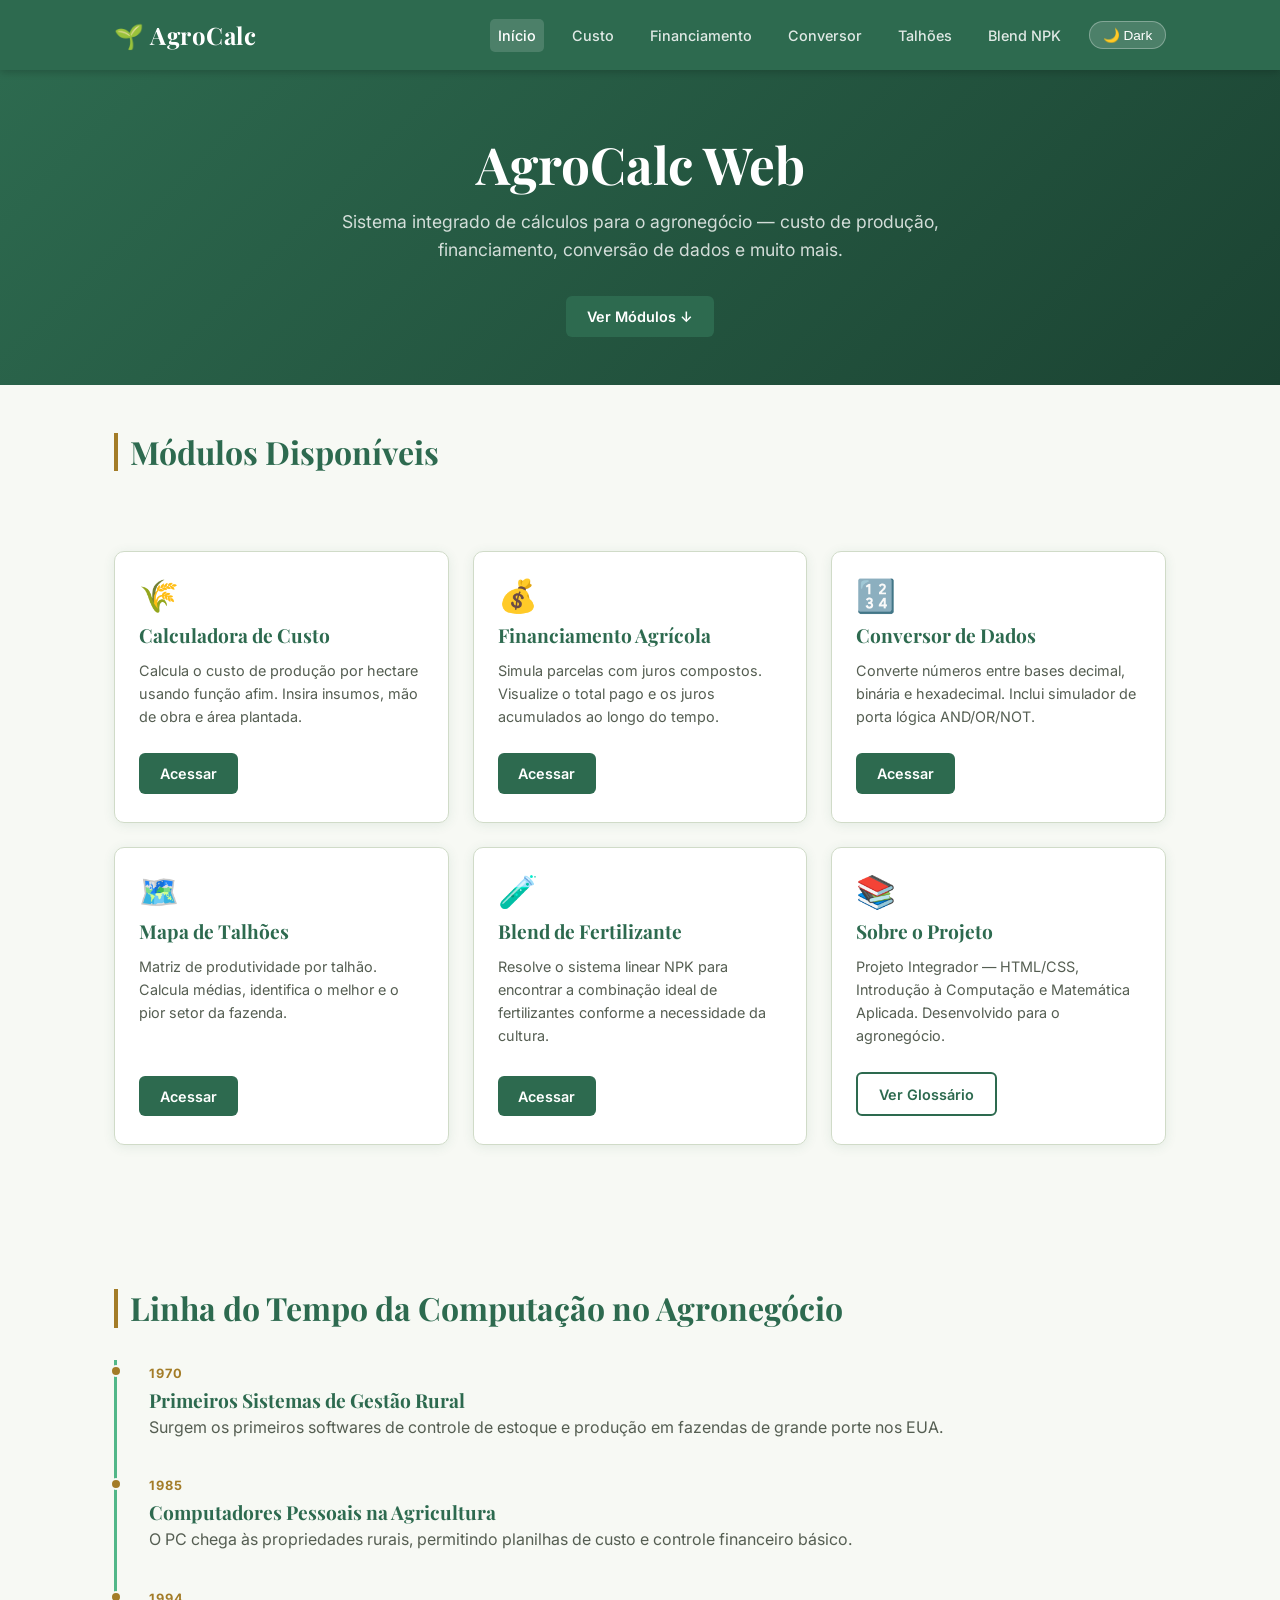
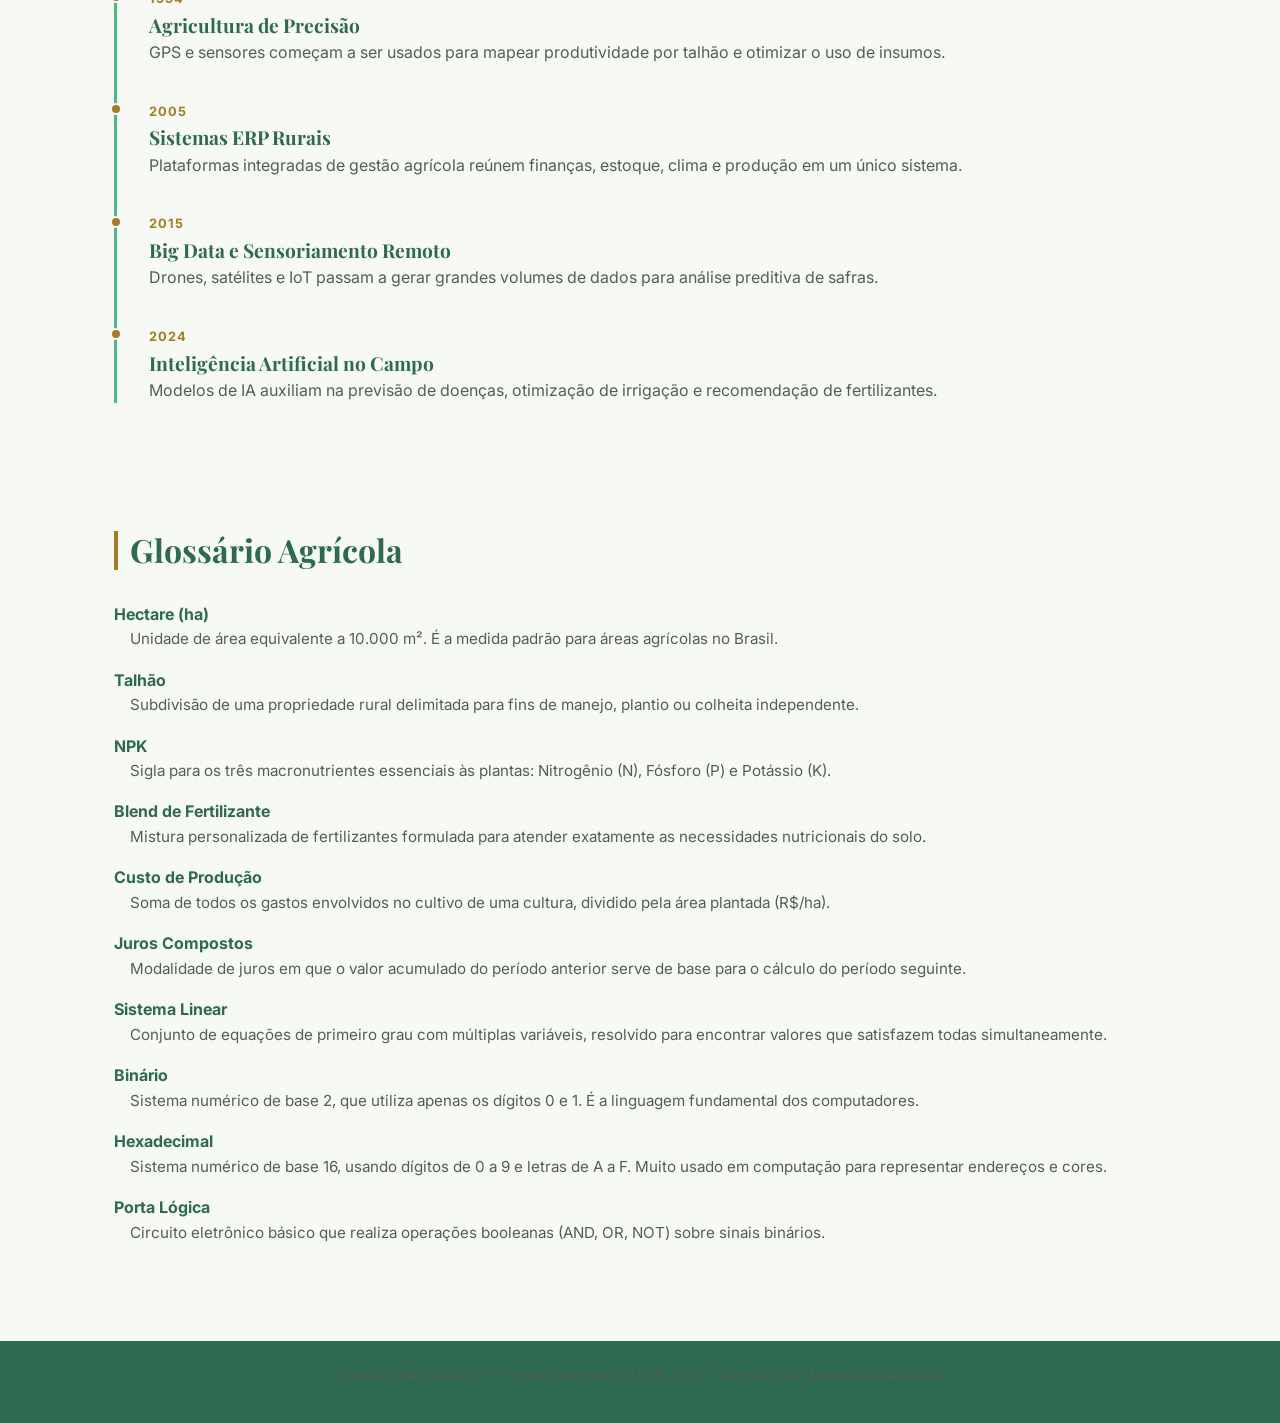
<file: index.html>
<!DOCTYPE html>
<html lang="pt-BR">
<head>
  <meta charset="UTF-8" />
  <meta name="viewport" content="width=device-width, initial-scale=1.0" />
  <title>AgroCalc Web — Painel Principal</title>

  <!-- Google Fonts: Playfair Display (títulos) + Inter (corpo) -->
  <link rel="preconnect" href="https://fonts.googleapis.com" />
  <link rel="preconnect" href="https://fonts.gstatic.com" crossorigin />
  <link href="https://fonts.googleapis.com/css2?family=Inter:wght@400;500;600&family=Playfair+Display:wght@700&display=swap" rel="stylesheet" />
  <script src="script/index.js"></script>
  <link rel="stylesheet" href="style.css" />
</head>
<body>

  <!-- ========== NAVBAR ========== -->
  <header class="navbar">
    <div class="container">
      <span class="logo">🌱 AgroCalc</span>
      <nav>
        <a href="index.html" class="ativo">Início</a>
        <a href="custo.html">Custo</a>
        <a href="financiamento.html">Financiamento</a>
        <a href="conversor.html">Conversor</a>
        <a href="talhoes.html">Talhões</a>
        <a href="blend.html">Blend NPK</a>
        <!-- Botão que ativa/desativa dark mode -->
        <button id="btn-dark" onclick="alternarDark()">🌙 Dark</button>
      </nav>
    </div>
  </header>

  <!-- ========== HERO ========== -->
  <section class="hero">
    <div class="container anima">
      <h1>AgroCalc Web</h1>
      <p>Sistema integrado de cálculos para o agronegócio — custo de produção, financiamento, conversão de dados e muito mais.</p>
      <a href="#modulos" class="btn btn-primario">Ver Módulos ↓</a>
    </div>
  </section>

  <!-- ========== GRID DE MÓDULOS ========== -->
  <main class="container" id="modulos">
    <section class="secao">
      <h2 class="secao-titulo">Módulos Disponíveis</h2>

      <div class="grid-modulos">

        <!-- Módulo 1: Custo de Produção -->
        <div class="card-modulo anima">
          <span class="icone">🌾</span>
          <h3>Calculadora de Custo</h3>
          <p>Calcula o custo de produção por hectare usando função afim. Insira insumos, mão de obra e área plantada.</p>
          <a href="custo.html" class="btn btn-primario">Acessar</a>
        </div>

        <!-- Módulo 2: Financiamento Agrícola -->
        <div class="card-modulo anima">
          <span class="icone">💰</span>
          <h3>Financiamento Agrícola</h3>
          <p>Simula parcelas com juros compostos. Visualize o total pago e os juros acumulados ao longo do tempo.</p>
          <a href="financiamento.html" class="btn btn-primario">Acessar</a>
        </div>

        <!-- Módulo 3: Conversor de Dados -->
        <div class="card-modulo anima">
          <span class="icone">🔢</span>
          <h3>Conversor de Dados</h3>
          <p>Converte números entre bases decimal, binária e hexadecimal. Inclui simulador de porta lógica AND/OR/NOT.</p>
          <a href="conversor.html" class="btn btn-primario">Acessar</a>
        </div>

        <!-- Módulo 4: Mapa de Talhões -->
        <div class="card-modulo anima">
          <span class="icone">🗺️</span>
          <h3>Mapa de Talhões</h3>
          <p>Matriz de produtividade por talhão. Calcula médias, identifica o melhor e o pior setor da fazenda.</p>
          <a href="talhoes.html" class="btn btn-primario">Acessar</a>
        </div>

        <!-- Módulo 5: Blend de Fertilizante -->
        <div class="card-modulo anima">
          <span class="icone">🧪</span>
          <h3>Blend de Fertilizante</h3>
          <p>Resolve o sistema linear NPK para encontrar a combinação ideal de fertilizantes conforme a necessidade da cultura.</p>
          <a href="blend.html" class="btn btn-primario">Acessar</a>
        </div>

        <!-- Card informativo sobre o projeto -->
        <div class="card-modulo anima">
          <span class="icone">📚</span>
          <h3>Sobre o Projeto</h3>
          <p>Projeto Integrador — HTML/CSS, Introdução à Computação e Matemática Aplicada. Desenvolvido para o agronegócio.</p>
          <a href="#glossario" class="btn btn-secundario">Ver Glossário</a>
        </div>

      </div>
    </section>

    <!-- ========== LINHA DO TEMPO ========== -->
    <section class="secao" id="timeline">
      <h2 class="secao-titulo">Linha do Tempo da Computação no Agronegócio</h2>

      <div class="timeline">

        <div class="timeline-item">
          <span class="ano">1970</span>
          <h3>Primeiros Sistemas de Gestão Rural</h3>
          <p>Surgem os primeiros softwares de controle de estoque e produção em fazendas de grande porte nos EUA.</p>
        </div>

        <div class="timeline-item">
          <span class="ano">1985</span>
          <h3>Computadores Pessoais na Agricultura</h3>
          <p>O PC chega às propriedades rurais, permitindo planilhas de custo e controle financeiro básico.</p>
        </div>

        <div class="timeline-item">
          <span class="ano">1994</span>
          <h3>Agricultura de Precisão</h3>
          <p>GPS e sensores começam a ser usados para mapear produtividade por talhão e otimizar o uso de insumos.</p>
        </div>

        <div class="timeline-item">
          <span class="ano">2005</span>
          <h3>Sistemas ERP Rurais</h3>
          <p>Plataformas integradas de gestão agrícola reúnem finanças, estoque, clima e produção em um único sistema.</p>
        </div>

        <div class="timeline-item">
          <span class="ano">2015</span>
          <h3>Big Data e Sensoriamento Remoto</h3>
          <p>Drones, satélites e IoT passam a gerar grandes volumes de dados para análise preditiva de safras.</p>
        </div>

        <div class="timeline-item">
          <span class="ano">2024</span>
          <h3>Inteligência Artificial no Campo</h3>
          <p>Modelos de IA auxiliam na previsão de doenças, otimização de irrigação e recomendação de fertilizantes.</p>
        </div>

      </div>
    </section>

    <!-- ========== GLOSSÁRIO ========== -->
    <section class="secao" id="glossario">
      <h2 class="secao-titulo">Glossário Agrícola</h2>

      <dl class="glossario">
        <dt>Hectare (ha)</dt>
        <dd>Unidade de área equivalente a 10.000 m². É a medida padrão para áreas agrícolas no Brasil.</dd>

        <dt>Talhão</dt>
        <dd>Subdivisão de uma propriedade rural delimitada para fins de manejo, plantio ou colheita independente.</dd>

        <dt>NPK</dt>
        <dd>Sigla para os três macronutrientes essenciais às plantas: Nitrogênio (N), Fósforo (P) e Potássio (K).</dd>

        <dt>Blend de Fertilizante</dt>
        <dd>Mistura personalizada de fertilizantes formulada para atender exatamente as necessidades nutricionais do solo.</dd>

        <dt>Custo de Produção</dt>
        <dd>Soma de todos os gastos envolvidos no cultivo de uma cultura, dividido pela área plantada (R$/ha).</dd>

        <dt>Juros Compostos</dt>
        <dd>Modalidade de juros em que o valor acumulado do período anterior serve de base para o cálculo do período seguinte.</dd>

        <dt>Sistema Linear</dt>
        <dd>Conjunto de equações de primeiro grau com múltiplas variáveis, resolvido para encontrar valores que satisfazem todas simultaneamente.</dd>

        <dt>Binário</dt>
        <dd>Sistema numérico de base 2, que utiliza apenas os dígitos 0 e 1. É a linguagem fundamental dos computadores.</dd>

        <dt>Hexadecimal</dt>
        <dd>Sistema numérico de base 16, usando dígitos de 0 a 9 e letras de A a F. Muito usado em computação para representar endereços e cores.</dd>

        <dt>Porta Lógica</dt>
        <dd>Circuito eletrônico básico que realiza operações booleanas (AND, OR, NOT) sobre sinais binários.</dd>
      </dl>
    </section>
  </main>

  <!-- ========== FOOTER ========== -->
  <footer>
    <div class="container">
      <p>AgroCalc Web &copy; 2026 — Projeto Integrador | HTML/CSS · Computação · Matemática Aplicada</p>
    </div>
  </footer>

  </body>
</html>
</file>
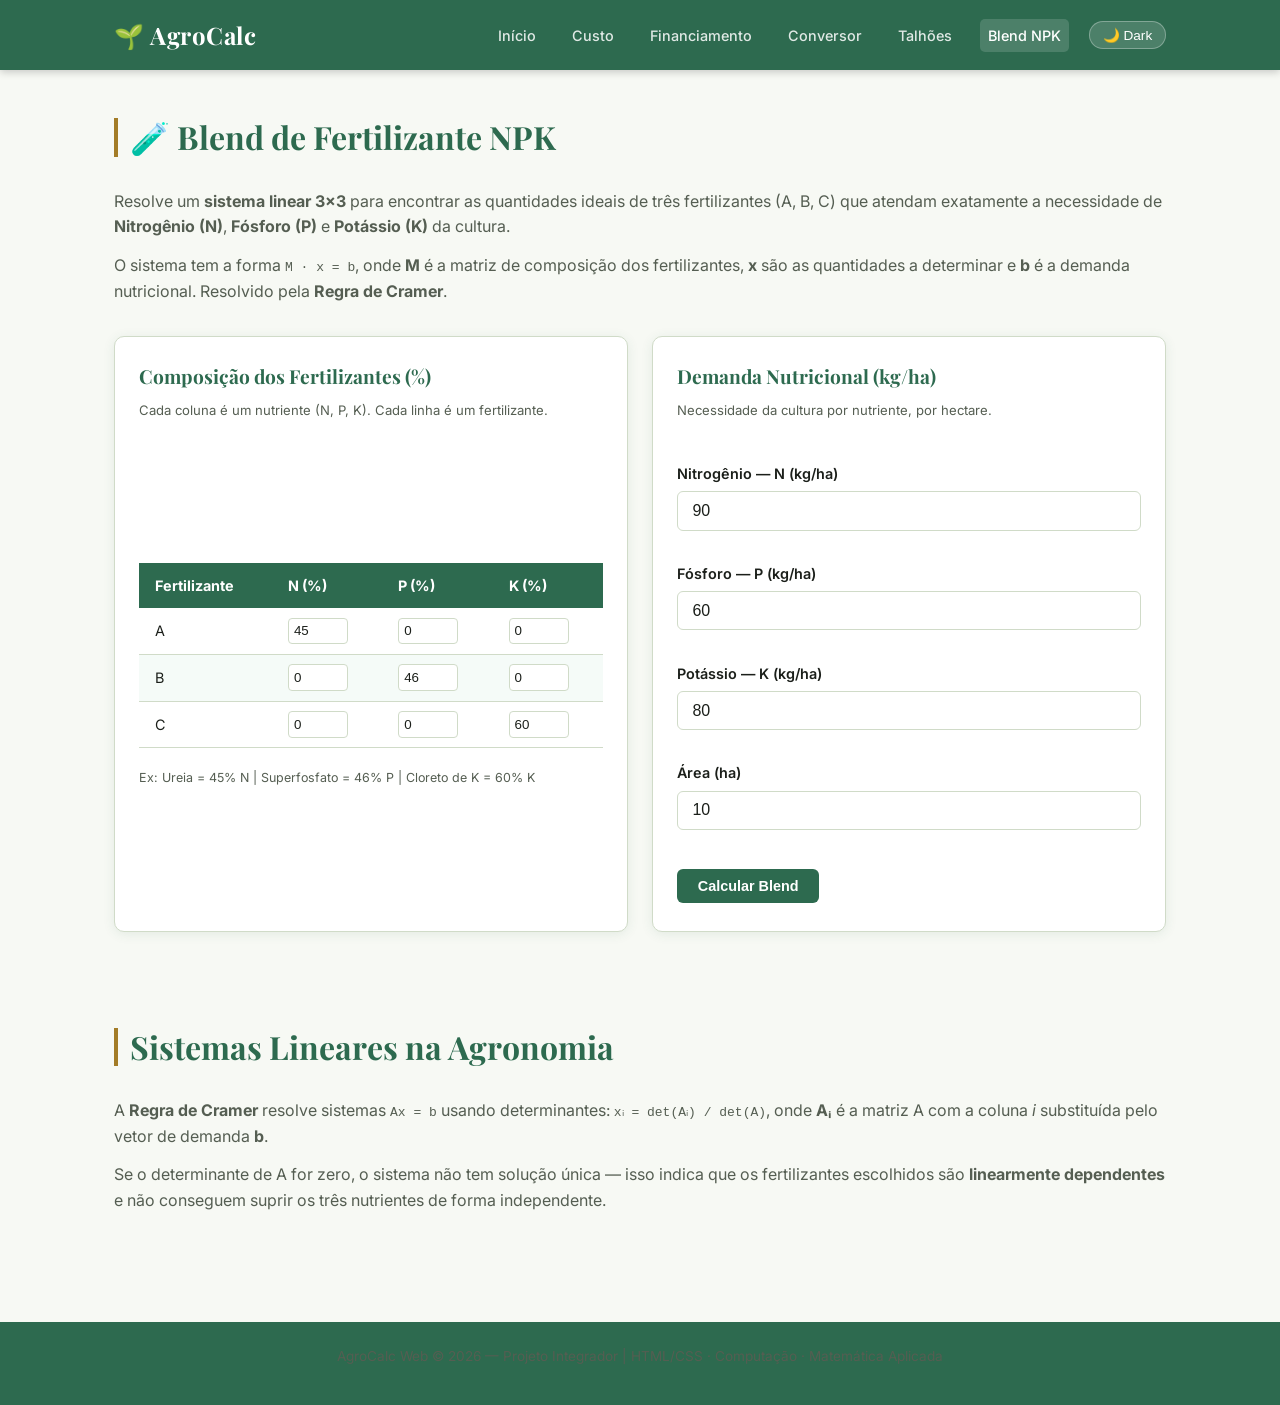
<file: blend.html>
<!DOCTYPE html>
<html lang="pt-BR">
<head>
  <meta charset="UTF-8" />
  <meta name="viewport" content="width=device-width, initial-scale=1.0" />
  <title>AgroCalc — Blend de Fertilizante NPK</title>
  <link rel="preconnect" href="https://fonts.googleapis.com" />
  <link rel="preconnect" href="https://fonts.gstatic.com" crossorigin />
  <link href="https://fonts.googleapis.com/css2?family=Inter:wght@400;500;600&family=Playfair+Display:wght@700&display=swap" rel="stylesheet" />
  <link rel="stylesheet" href="style.css" />
  <script src="script/blend.js"></script>
</head>
<body>

  <!-- ========== NAVBAR ========== -->
  <header class="navbar">
    <div class="container">
      <a href="index.html" class="logo">🌱 AgroCalc</a>
      <nav>
        <a href="index.html">Início</a>
        <a href="custo.html">Custo</a>
        <a href="financiamento.html">Financiamento</a>
        <a href="conversor.html">Conversor</a>
        <a href="talhoes.html">Talhões</a>
        <a href="blend.html" class="ativo">Blend NPK</a>
        <button id="btn-dark" onclick="alternarDark()">🌙 Dark</button>
      </nav>
    </div>
  </header>

  <main class="container">
    <section class="secao">
      <h2 class="secao-titulo">🧪 Blend de Fertilizante NPK</h2>
      <p>
        Resolve um <strong>sistema linear 3×3</strong> para encontrar as quantidades ideais de três
        fertilizantes (A, B, C) que atendam exatamente a necessidade de
        <strong>Nitrogênio (N)</strong>, <strong>Fósforo (P)</strong> e <strong>Potássio (K)</strong> da cultura.
      </p>
      <p>
        O sistema tem a forma <code>M · x = b</code>, onde <strong>M</strong> é a matriz de composição
        dos fertilizantes, <strong>x</strong> são as quantidades a determinar e <strong>b</strong> é a
        demanda nutricional. Resolvido pela <strong>Regra de Cramer</strong>.
      </p>

      <!-- ===== FORMULÁRIO ===== -->
      <div style="display:flex; gap:1.5rem; flex-wrap:wrap; margin-top:2rem;">

        <!-- Composição dos fertilizantes (matriz M) -->
        <div class="card-modulo" style="flex:1; min-width:280px;">
          <h3>Composição dos Fertilizantes (%)</h3>
          <p style="font-size:0.82rem;">Cada coluna é um nutriente (N, P, K). Cada linha é um fertilizante.</p>

          <div class="tabela-wrap" style="margin-top:1rem;">
            <table>
              <thead>
                <tr><th>Fertilizante</th><th>N (%)</th><th>P (%)</th><th>K (%)</th></tr>
              </thead>
              <tbody>
                <tr>
                  <td>A</td>
                  <td><input type="number" id="a11" value="45" min="0" max="100" step="0.1" class="celula-input" style="width:60px; padding:0.3rem; border:1px solid var(--borda); border-radius:4px; background:var(--fundo-card); color:var(--texto);" /></td>
                  <td><input type="number" id="a12" value="0"  min="0" max="100" step="0.1" class="celula-input" style="width:60px; padding:0.3rem; border:1px solid var(--borda); border-radius:4px; background:var(--fundo-card); color:var(--texto);" /></td>
                  <td><input type="number" id="a13" value="0"  min="0" max="100" step="0.1" class="celula-input" style="width:60px; padding:0.3rem; border:1px solid var(--borda); border-radius:4px; background:var(--fundo-card); color:var(--texto);" /></td>
                </tr>
                <tr>
                  <td>B</td>
                  <td><input type="number" id="a21" value="0"  min="0" max="100" step="0.1" class="celula-input" style="width:60px; padding:0.3rem; border:1px solid var(--borda); border-radius:4px; background:var(--fundo-card); color:var(--texto);" /></td>
                  <td><input type="number" id="a22" value="46" min="0" max="100" step="0.1" class="celula-input" style="width:60px; padding:0.3rem; border:1px solid var(--borda); border-radius:4px; background:var(--fundo-card); color:var(--texto);" /></td>
                  <td><input type="number" id="a23" value="0"  min="0" max="100" step="0.1" class="celula-input" style="width:60px; padding:0.3rem; border:1px solid var(--borda); border-radius:4px; background:var(--fundo-card); color:var(--texto);" /></td>
                </tr>
                <tr>
                  <td>C</td>
                  <td><input type="number" id="a31" value="0"  min="0" max="100" step="0.1" class="celula-input" style="width:60px; padding:0.3rem; border:1px solid var(--borda); border-radius:4px; background:var(--fundo-card); color:var(--texto);" /></td>
                  <td><input type="number" id="a32" value="0"  min="0" max="100" step="0.1" class="celula-input" style="width:60px; padding:0.3rem; border:1px solid var(--borda); border-radius:4px; background:var(--fundo-card); color:var(--texto);" /></td>
                  <td><input type="number" id="a33" value="60" min="0" max="100" step="0.1" class="celula-input" style="width:60px; padding:0.3rem; border:1px solid var(--borda); border-radius:4px; background:var(--fundo-card); color:var(--texto);" /></td>
                </tr>
              </tbody>
            </table>
          </div>
          <p style="font-size:0.78rem; margin-top:0.5rem;">
            Ex: Ureia = 45% N | Superfosfato = 46% P | Cloreto de K = 60% K
          </p>
        </div>

        <!-- Demanda nutricional (vetor b) -->
        <div class="card-modulo" style="flex:1; min-width:220px;">
          <h3>Demanda Nutricional (kg/ha)</h3>
          <p style="font-size:0.82rem;">Necessidade da cultura por nutriente, por hectare.</p>

          <div class="form-grupo" style="margin-top:1rem;">
            <label for="b1">Nitrogênio — N (kg/ha)</label>
            <input type="number" id="b1" value="90" min="0" step="0.1" />
          </div>
          <div class="form-grupo">
            <label for="b2">Fósforo — P (kg/ha)</label>
            <input type="number" id="b2" value="60" min="0" step="0.1" />
          </div>
          <div class="form-grupo">
            <label for="b3">Potássio — K (kg/ha)</label>
            <input type="number" id="b3" value="80" min="0" step="0.1" />
          </div>

          <div class="form-grupo">
            <label for="area-blend">Área (ha)</label>
            <input type="number" id="area-blend" value="10" min="0.1" step="0.1" />
          </div>

          <button class="btn btn-primario" style="margin-top:0.5rem;" onclick="calcularBlend()">Calcular Blend</button>
        </div>
      </div>

      <!-- ===== RESULTADO ===== -->
      <div class="resultado" id="resultado-blend" style="margin-top:1.5rem;">
        <h3>📊 Resultado do Sistema Linear</h3>

        <!-- Exibe o sistema montado -->
        <div id="sistema-montado" style="margin-top:1rem; padding:1rem; background:var(--fundo); border-radius:8px; font-family:monospace; font-size:0.9rem; border:1px solid var(--borda);"></div>

        <!-- Tabela de quantidades -->
        <div class="tabela-wrap" style="margin-top:1.5rem;">
          <table>
            <thead><tr><th>Fertilizante</th><th>Quantidade (kg/ha)</th><th>Total para a Área (kg)</th></tr></thead>
            <tbody id="tabela-blend"></tbody>
          </table>
        </div>

        <!-- Gráfico de barras da composição -->
        <div style="margin-top:1.5rem;">
          <h3>📈 Proporção de Cada Fertilizante</h3>
          <div id="grafico-blend" style="margin-top:1rem; display:flex; flex-direction:column; gap:0.6rem;"></div>
        </div>

        <!-- Verificação: nutrientes fornecidos -->
        <div style="margin-top:1.5rem;">
          <h3>✅ Verificação — Nutrientes Fornecidos</h3>
          <div class="tabela-wrap" style="margin-top:1rem;">
            <table>
              <thead><tr><th>Nutriente</th><th>Demanda (kg/ha)</th><th>Fornecido (kg/ha)</th><th>Diferença</th></tr></thead>
              <tbody id="tabela-verif"></tbody>
            </table>
          </div>
        </div>
      </div>
    </section>

    <!-- Explicação sobre sistemas lineares -->
    <section class="secao">
      <h2 class="secao-titulo">Sistemas Lineares na Agronomia</h2>
      <p>
        A <strong>Regra de Cramer</strong> resolve sistemas <code>Ax = b</code> usando determinantes:
        <code>xᵢ = det(Aᵢ) / det(A)</code>, onde <strong>Aᵢ</strong> é a matriz A com a coluna
        <em>i</em> substituída pelo vetor de demanda <strong>b</strong>.
      </p>
      <p>
        Se o determinante de A for zero, o sistema não tem solução única — isso indica que os
        fertilizantes escolhidos são <strong>linearmente dependentes</strong> e não conseguem
        suprir os três nutrientes de forma independente.
      </p>
    </section>
  </main>

  <footer>
    <div class="container">
      <p>AgroCalc Web &copy; 2026 — Projeto Integrador | HTML/CSS · Computação · Matemática Aplicada</p>
    </div>
  </footer>
</body>
</html>
</file>
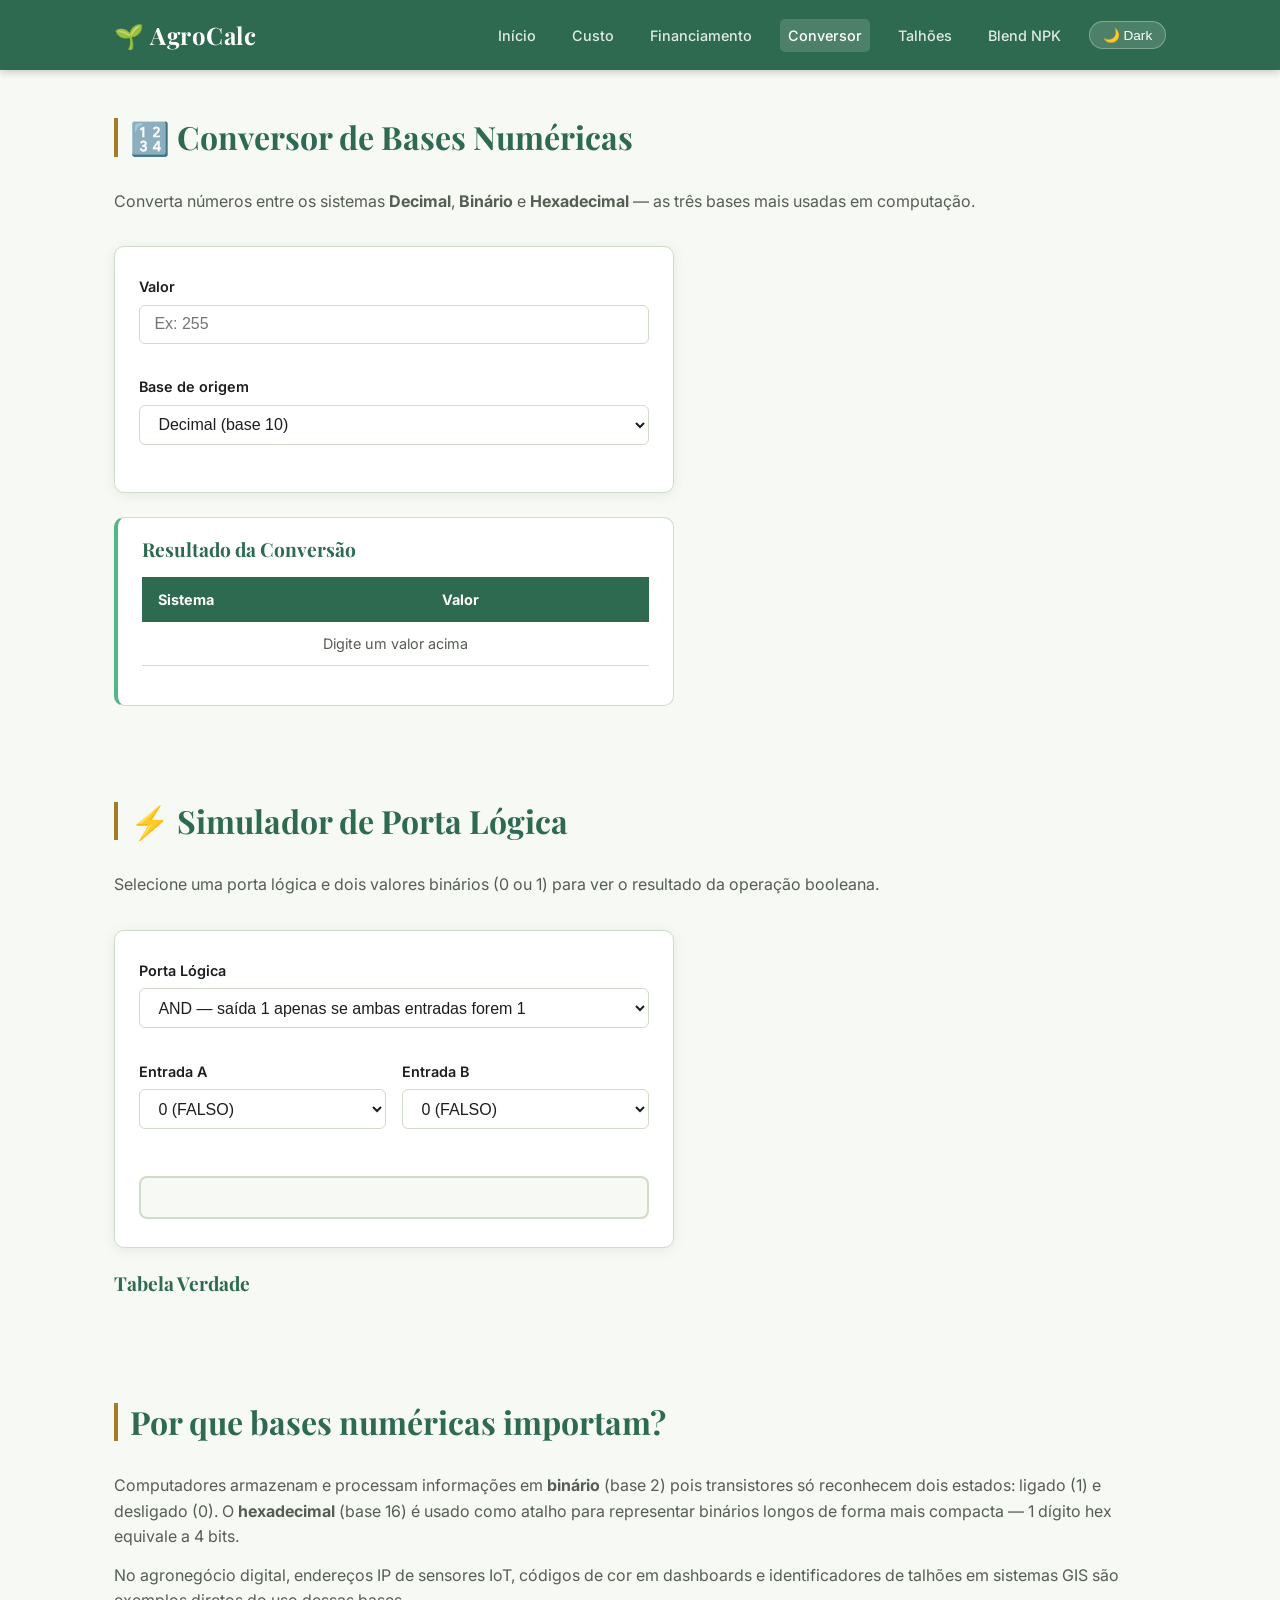
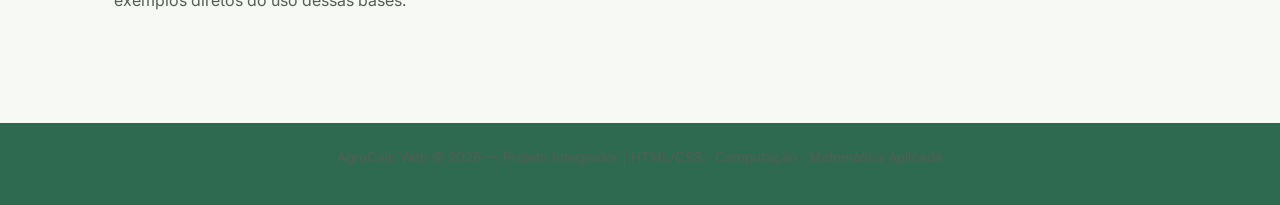
<file: conversor.html>
<!DOCTYPE html>
<html lang="pt-BR">
<head>
  <meta charset="UTF-8" />
  <meta name="viewport" content="width=device-width, initial-scale=1.0" />
  <title>AgroCalc — Conversor de Dados</title>
  <link rel="preconnect" href="https://fonts.googleapis.com" />
  <link rel="preconnect" href="https://fonts.gstatic.com" crossorigin />
  <link href="https://fonts.googleapis.com/css2?family=Inter:wght@400;500;600&family=Playfair+Display:wght@700&display=swap" rel="stylesheet" />
  <link rel="stylesheet" href="style.css" />
  <script src="script/conversor.js"></script>
</head>
<body>

  <!-- ========== NAVBAR ========== -->
  <header class="navbar">
    <div class="container">
      <a href="index.html" class="logo">🌱 AgroCalc</a>
      <nav>
        <a href="index.html">Início</a>
        <a href="custo.html">Custo</a>
        <a href="financiamento.html">Financiamento</a>
        <a href="conversor.html" class="ativo">Conversor</a>
        <a href="talhoes.html">Talhões</a>
        <a href="blend.html">Blend NPK</a>
        <button id="btn-dark" onclick="alternarDark()">🌙 Dark</button>
      </nav>
    </div>
  </header>

  <main class="container">

    <!-- ========== SEÇÃO 1: CONVERSOR DE BASES ========== -->
    <section class="secao">
      <h2 class="secao-titulo">🔢 Conversor de Bases Numéricas</h2>
      <p>Converta números entre os sistemas <strong>Decimal</strong>, <strong>Binário</strong> e <strong>Hexadecimal</strong> — as três bases mais usadas em computação.</p>

      <div class="card-modulo" style="max-width:560px; margin-top:2rem;">

        <!-- Valor de entrada -->
        <div class="form-grupo">
          <label for="valor-conv">Valor</label>
          <input type="text" id="valor-conv" placeholder="Ex: 255" oninput="converter()" />
        </div>

        <!-- Base de origem -->
        <div class="form-grupo">
          <label for="base-origem">Base de origem</label>
          <select id="base-origem" onchange="converter()">
            <option value="10">Decimal (base 10)</option>
            <option value="2">Binário (base 2)</option>
            <option value="16">Hexadecimal (base 16)</option>
          </select>
        </div>
      </div>

      <!-- Resultado da conversão -->
      <div class="resultado visivel" id="resultado-conv" style="max-width:560px; margin-top:1.5rem; display:block;">
        <h3>Resultado da Conversão</h3>
        <div class="tabela-wrap" style="margin-top:1rem;">
          <table>
            <thead><tr><th>Sistema</th><th>Valor</th></tr></thead>
            <tbody id="tabela-conv">
              <tr><td colspan="2" style="text-align:center; color:var(--texto-secundario);">Digite um valor acima</td></tr>
            </tbody>
          </table>
        </div>

        <!-- Visualização bit a bit do binário -->
        <div id="bits-visual" style="margin-top:1.2rem;"></div>
      </div>
    </section>

    <!-- ========== SEÇÃO 2: PORTA LÓGICA ========== -->
    <section class="secao">
      <h2 class="secao-titulo">⚡ Simulador de Porta Lógica</h2>
      <p>Selecione uma porta lógica e dois valores binários (0 ou 1) para ver o resultado da operação booleana.</p>

      <div class="card-modulo" style="max-width:560px; margin-top:2rem;">

        <!-- Tipo de porta -->
        <div class="form-grupo">
          <label for="porta">Porta Lógica</label>
          <select id="porta" onchange="simularPorta()">
            <option value="AND">AND — saída 1 apenas se ambas entradas forem 1</option>
            <option value="OR">OR  — saída 1 se ao menos uma entrada for 1</option>
            <option value="NOT">NOT — inverte a entrada A (usa só A)</option>
            <option value="NAND">NAND — inverso da AND</option>
            <option value="NOR">NOR  — inverso da OR</option>
            <option value="XOR">XOR  — saída 1 se entradas forem diferentes</option>
          </select>
        </div>

        <div style="display:flex; gap:1rem; flex-wrap:wrap;">
          <!-- Entrada A -->
          <div class="form-grupo" style="flex:1; min-width:120px;">
            <label for="entrada-a">Entrada A</label>
            <select id="entrada-a" onchange="simularPorta()">
              <option value="0">0 (FALSO)</option>
              <option value="1">1 (VERDADEIRO)</option>
            </select>
          </div>

          <!-- Entrada B (oculta para NOT) -->
          <div class="form-grupo" style="flex:1; min-width:120px;" id="grupo-b">
            <label for="entrada-b">Entrada B</label>
            <select id="entrada-b" onchange="simularPorta()">
              <option value="0">0 (FALSO)</option>
              <option value="1">1 (VERDADEIRO)</option>
            </select>
          </div>
        </div>

        <!-- Visualização da porta -->
        <div id="porta-visual" style="margin-top:1rem; padding:1.2rem; background:var(--fundo); border-radius:8px; text-align:center; font-size:1.4rem; font-weight:700; border:2px solid var(--borda);">
          <!-- Preenchido pelo JS -->
        </div>
      </div>

      <!-- Tabela verdade completa -->
      <div style="max-width:560px; margin-top:1.5rem;">
        <h3 style="margin-bottom:0.75rem;">Tabela Verdade</h3>
        <div class="tabela-wrap">
          <table id="tabela-verdade"></table>
        </div>
      </div>
    </section>

    <!-- ========== SEÇÃO EXPLICATIVA ========== -->
    <section class="secao">
      <h2 class="secao-titulo">Por que bases numéricas importam?</h2>
      <p>
        Computadores armazenam e processam informações em <strong>binário</strong> (base 2) pois transistores só reconhecem dois estados: ligado (1) e desligado (0).
        O <strong>hexadecimal</strong> (base 16) é usado como atalho para representar binários longos de forma mais compacta — 1 dígito hex equivale a 4 bits.
      </p>
      <p>
        No agronegócio digital, endereços IP de sensores IoT, códigos de cor em dashboards e identificadores de talhões em sistemas GIS são exemplos diretos do uso dessas bases.
      </p>
    </section>

  </main>

  <!-- ========== FOOTER ========== -->
  <footer>
    <div class="container">
      <p>AgroCalc Web &copy; 2026 — Projeto Integrador | HTML/CSS · Computação · Matemática Aplicada</p>
    </div>
  </footer>

</body>
</html>
</file>
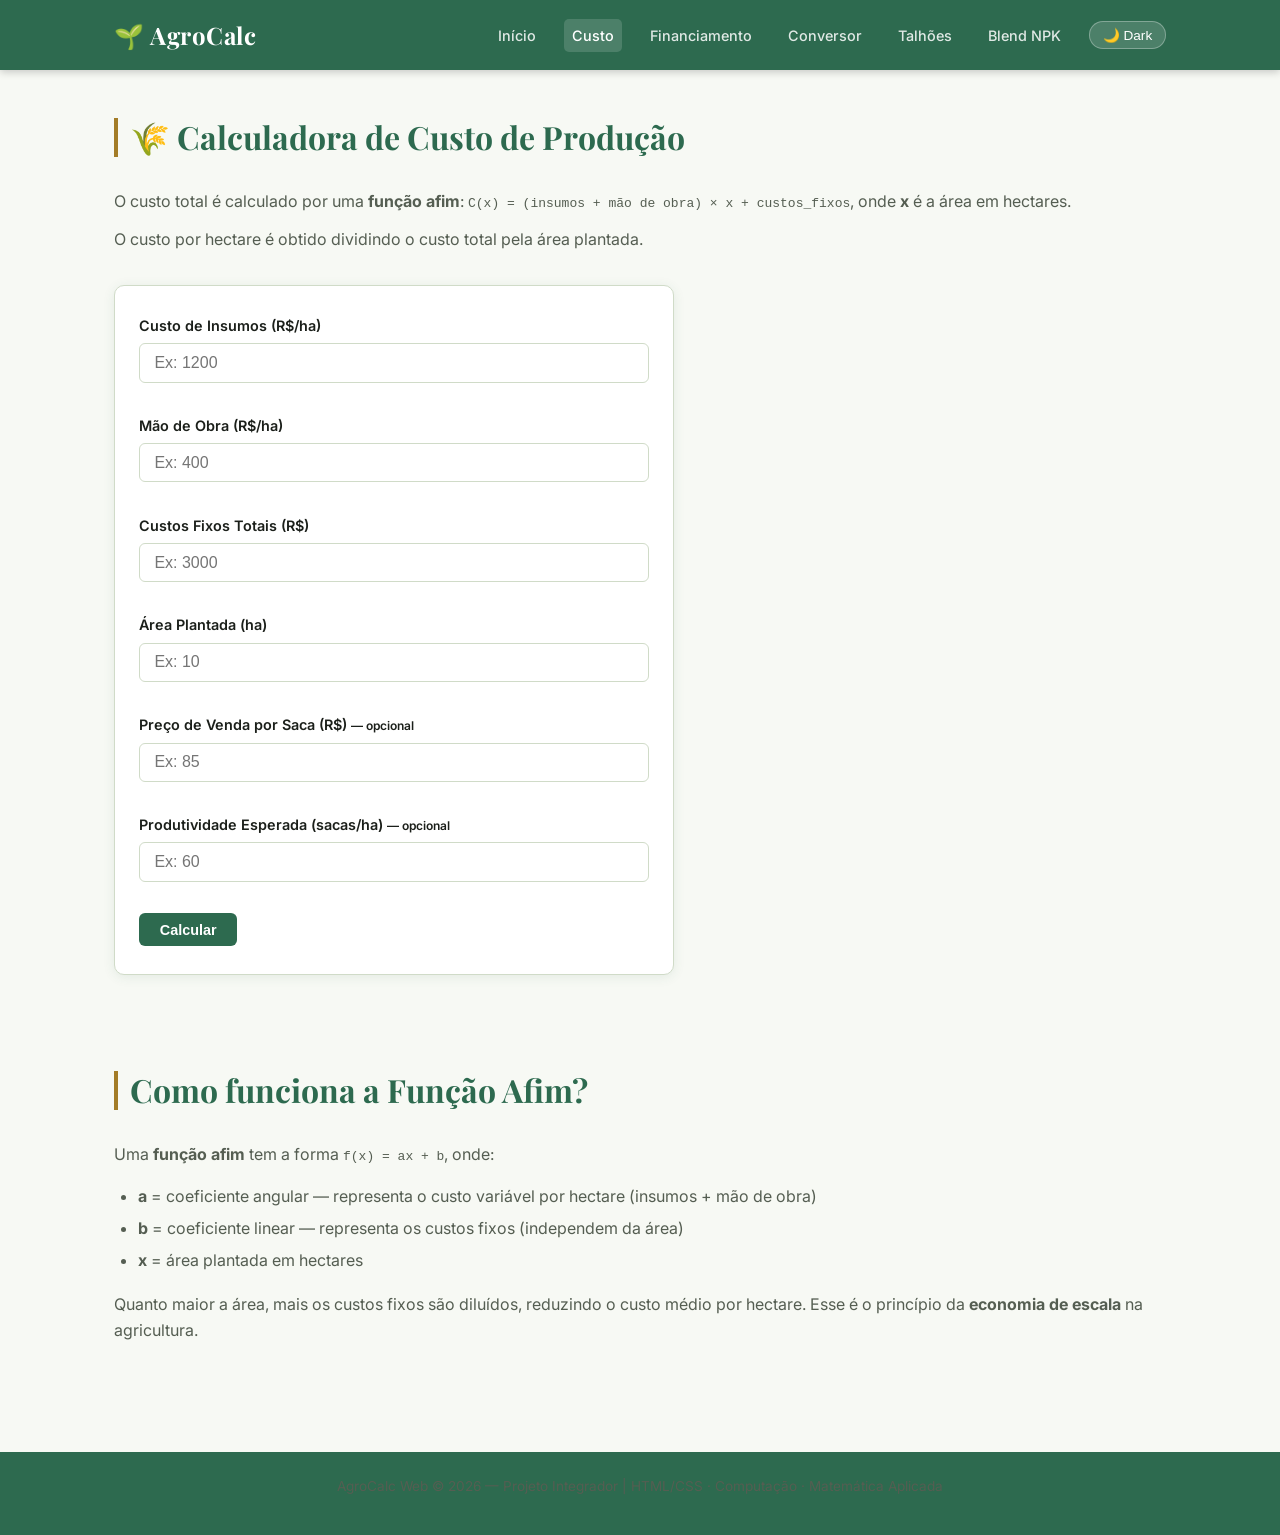
<file: custo.html>
<!DOCTYPE html>
<html lang="pt-BR">
<head>
  <meta charset="UTF-8" />
  <meta name="viewport" content="width=device-width, initial-scale=1.0" />
  <title>AgroCalc — Calculadora de Custo</title>

  <link rel="preconnect" href="https://fonts.googleapis.com" />
  <link rel="preconnect" href="https://fonts.gstatic.com" crossorigin />
  <link href="https://fonts.googleapis.com/css2?family=Inter:wght@400;500;600&family=Playfair+Display:wght@700&display=swap" rel="stylesheet" />
  <script src="script/custo.js"></script>
  <link rel="stylesheet" href="style.css" />
</head>
<body>

  <!-- ========== NAVBAR ========== -->
  <header class="navbar">
    <div class="container">
      <a href="index.html" class="logo">🌱 AgroCalc</a>
      <nav>
        <a href="index.html">Início</a>
        <a href="custo.html" class="ativo">Custo</a>
        <a href="financiamento.html">Financiamento</a>
        <a href="conversor.html">Conversor</a>
        <a href="talhoes.html">Talhões</a>
        <a href="blend.html">Blend NPK</a>
        <button id="btn-dark" onclick="alternarDark()">🌙 Dark</button>
      </nav>
    </div>
  </header>

  <!-- ========== CONTEÚDO PRINCIPAL ========== -->
  <main class="container">
    <section class="secao">
      <h2 class="secao-titulo">🌾 Calculadora de Custo de Produção</h2>

      <!-- Explicação da fórmula usada (exigido pelo roteiro) -->
      <p>
        O custo total é calculado por uma <strong>função afim</strong>:
        <code>C(x) = (insumos + mão de obra) × x + custos_fixos</code>,
        onde <strong>x</strong> é a área em hectares.
      </p>
      <p>O custo por hectare é obtido dividindo o custo total pela área plantada.</p>

      <!-- ===== FORMULÁRIO DE ENTRADA ===== -->
      <div class="card-modulo" style="max-width: 560px; margin-top: 2rem;">

        <!-- Custo de insumos por hectare -->
        <div class="form-grupo">
          <label for="insumos">Custo de Insumos (R$/ha)</label>
          <input type="number" id="insumos" placeholder="Ex: 1200" min="0" step="0.01" />
        </div>

        <!-- Custo de mão de obra por hectare -->
        <div class="form-grupo">
          <label for="mao-obra">Mão de Obra (R$/ha)</label>
          <input type="number" id="mao-obra" placeholder="Ex: 400" min="0" step="0.01" />
        </div>

        <!-- Custos fixos totais (independem da área) -->
        <div class="form-grupo">
          <label for="fixos">Custos Fixos Totais (R$)</label>
          <input type="number" id="fixos" placeholder="Ex: 3000" min="0" step="0.01" />
        </div>

        <!-- Área plantada em hectares -->
        <div class="form-grupo">
          <label for="area">Área Plantada (ha)</label>
          <input type="number" id="area" placeholder="Ex: 10" min="0.1" step="0.1" />
        </div>

        <!-- Preço de venda por saca (opcional, para calcular ponto de equilíbrio) -->
        <div class="form-grupo">
          <label for="preco-saca">Preço de Venda por Saca (R$) <small>— opcional</small></label>
          <input type="number" id="preco-saca" placeholder="Ex: 85" min="0" step="0.01" />
        </div>

        <!-- Produtividade esperada (opcional) -->
        <div class="form-grupo">
          <label for="produtividade">Produtividade Esperada (sacas/ha) <small>— opcional</small></label>
          <input type="number" id="produtividade" placeholder="Ex: 60" min="0" step="0.1" />
        </div>

        <button class="btn btn-primario" onclick="calcularCusto()">Calcular</button>
      </div>

      <!-- ===== CAIXA DE RESULTADO ===== -->
      <div class="resultado" id="resultado-custo">
        <h3>📊 Resultado</h3>

        <!-- Tabela com os valores calculados -->
        <div class="tabela-wrap" style="margin-top: 1rem;">
          <table>
            <thead>
              <tr>
                <th>Indicador</th>
                <th>Valor</th>
              </tr>
            </thead>
            <tbody id="tabela-resultado">
              <!-- Preenchido pelo JavaScript -->
            </tbody>
          </table>
        </div>

        <!-- Gráfico simples de barras em CSS (sem biblioteca externa) -->
        <div style="margin-top: 1.5rem;">
          <h3>📈 Composição do Custo</h3>
          <div id="grafico-barras" style="margin-top: 1rem; display: flex; flex-direction: column; gap: 0.6rem;"></div>
        </div>
      </div>

    </section>

    <!-- ========== SEÇÃO EXPLICATIVA ========== -->
    <section class="secao">
      <h2 class="secao-titulo">Como funciona a Função Afim?</h2>
      <p>
        Uma <strong>função afim</strong> tem a forma <code>f(x) = ax + b</code>, onde:
      </p>
      <ul style="margin: 0.5rem 0 1rem 1.5rem; color: var(--texto-secundario); line-height: 2;">
        <li><strong>a</strong> = coeficiente angular — representa o custo variável por hectare (insumos + mão de obra)</li>
        <li><strong>b</strong> = coeficiente linear — representa os custos fixos (independem da área)</li>
        <li><strong>x</strong> = área plantada em hectares</li>
      </ul>
      <p>
        Quanto maior a área, mais os custos fixos são diluídos, reduzindo o custo médio por hectare.
        Esse é o princípio da <strong>economia de escala</strong> na agricultura.
      </p>
    </section>
  </main>

  <!-- ========== FOOTER ========== -->
  <footer>
    <div class="container">
      <p>AgroCalc Web &copy; 2026 — Projeto Integrador | HTML/CSS · Computação · Matemática Aplicada</p>
    </div>
  </footer>
</body>
</html>
</file>
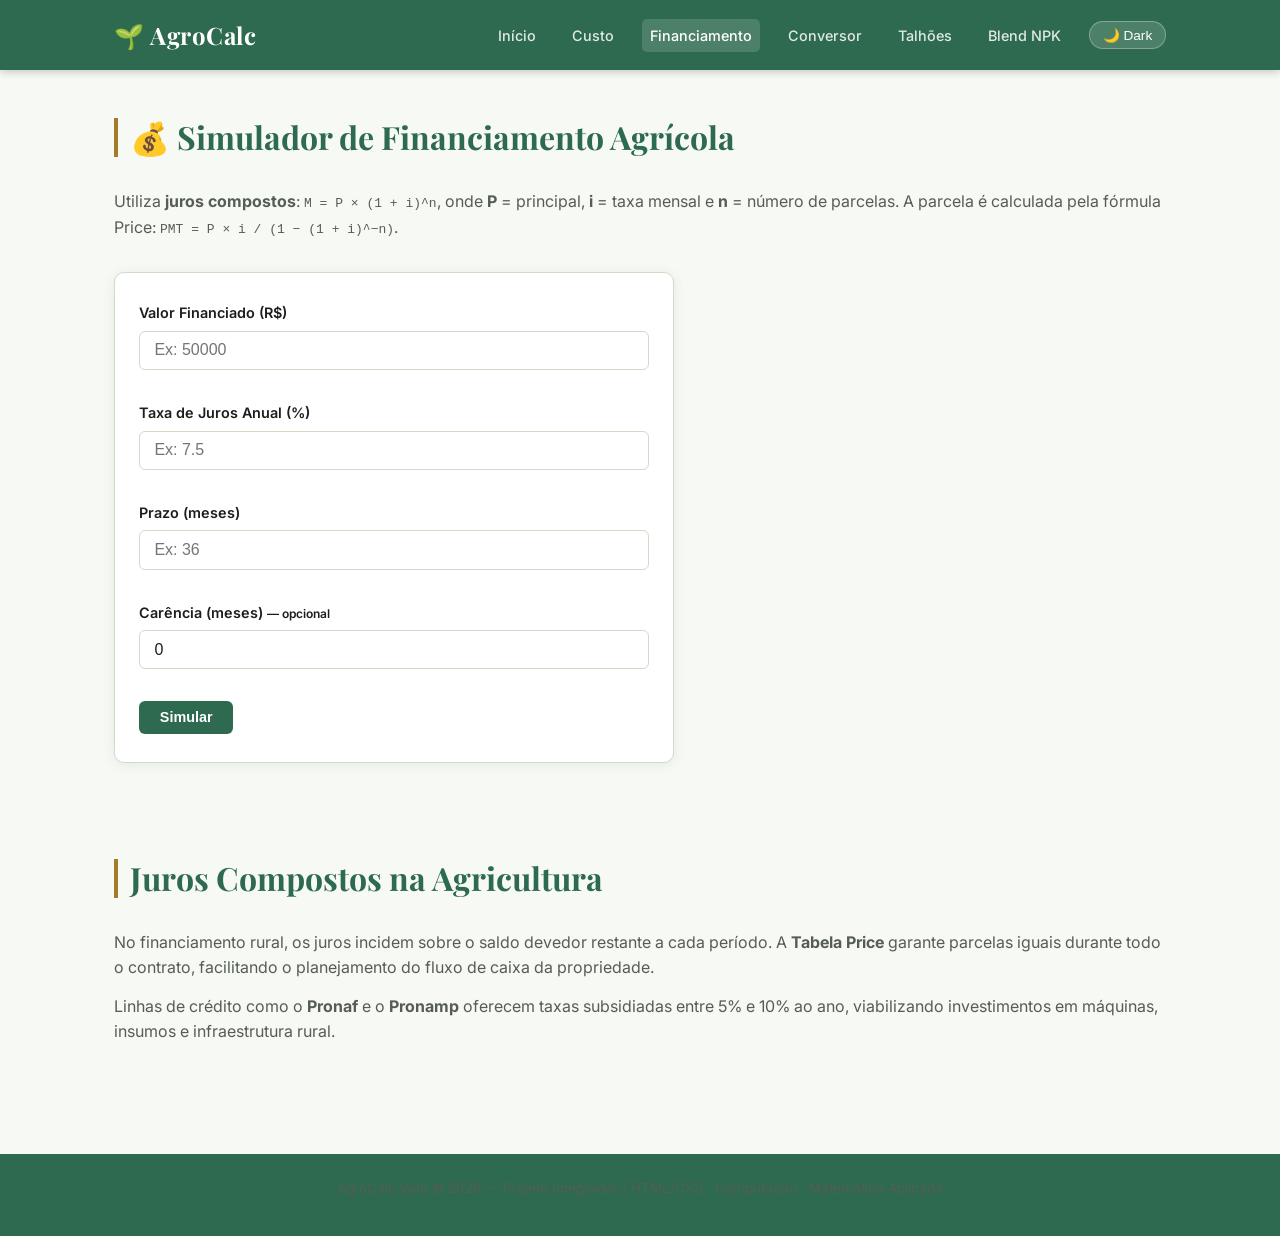
<file: financiamento.html>
<!DOCTYPE html>
<html lang="pt-BR">
<head>
  <meta charset="UTF-8" />
  <meta name="viewport" content="width=device-width, initial-scale=1.0" />
  <title>AgroCalc — Financiamento Agrícola</title>
  <link rel="preconnect" href="https://fonts.googleapis.com" />
  <link rel="preconnect" href="https://fonts.gstatic.com" crossorigin />
  <link href="https://fonts.googleapis.com/css2?family=Inter:wght@400;500;600&family=Playfair+Display:wght@700&display=swap" rel="stylesheet" />
  <link rel="stylesheet" href="style.css" />
  <script src="script/financiamento.js"></script>
</head>
<body>

  <!-- ========== NAVBAR ========== -->
  <header class="navbar">
    <div class="container">
      <a href="index.html" class="logo">🌱 AgroCalc</a>
      <nav>
        <a href="index.html">Início</a>
        <a href="custo.html">Custo</a>
        <a href="financiamento.html" class="ativo">Financiamento</a>
        <a href="conversor.html">Conversor</a>
        <a href="talhoes.html">Talhões</a>
        <a href="blend.html">Blend NPK</a>
        <button id="btn-dark" onclick="alternarDark()">🌙 Dark</button>
      </nav>
    </div>
  </header>

  <!-- ========== CONTEÚDO PRINCIPAL ========== -->
  <main class="container">
    <section class="secao">
      <h2 class="secao-titulo">💰 Simulador de Financiamento Agrícola</h2>

      <!-- Fórmula exibida para o professor -->
      <p>
        Utiliza <strong>juros compostos</strong>: <code>M = P × (1 + i)^n</code>, onde
        <strong>P</strong> = principal, <strong>i</strong> = taxa mensal e <strong>n</strong> = número de parcelas.
        A parcela é calculada pela fórmula Price: <code>PMT = P × i / (1 − (1 + i)^−n)</code>.
      </p>

      <!-- ===== FORMULÁRIO ===== -->
      <div class="card-modulo" style="max-width: 560px; margin-top: 2rem;">

        <div class="form-grupo">
          <label for="principal">Valor Financiado (R$)</label>
          <input type="number" id="principal" placeholder="Ex: 50000" min="1" step="0.01" />
        </div>

        <div class="form-grupo">
          <label for="taxa">Taxa de Juros Anual (%)</label>
          <input type="number" id="taxa" placeholder="Ex: 7.5" min="0.01" step="0.01" />
        </div>

        <div class="form-grupo">
          <label for="prazo">Prazo (meses)</label>
          <input type="number" id="prazo" placeholder="Ex: 36" min="1" step="1" />
        </div>

        <div class="form-grupo">
          <label for="carencia">Carência (meses) <small>— opcional</small></label>
          <input type="number" id="carencia" placeholder="Ex: 6" min="0" step="1" value="0" />
        </div>

        <button class="btn btn-primario" onclick="calcularFinanciamento()">Simular</button>
      </div>

      <!-- ===== RESULTADO ===== -->
      <div class="resultado" id="resultado-fin">
        <h3>📊 Resumo do Financiamento</h3>

        <div class="tabela-wrap" style="margin-top:1rem;">
          <table>
            <thead><tr><th>Indicador</th><th>Valor</th></tr></thead>
            <tbody id="tabela-fin"></tbody>
          </table>
        </div>

        <div style="margin-top:1.5rem;">
          <h3>📈 Principal vs Juros Totais</h3>
          <div id="grafico-fin" style="margin-top:1rem; display:flex; flex-direction:column; gap:0.6rem;"></div>
        </div>

        <div style="margin-top:2rem;">
          <h3>📋 Tabela de Amortização</h3>
          <div class="tabela-wrap" style="margin-top:1rem; max-height:320px; overflow-y:auto;">
            <table>
              <thead>
                <tr>
                  <th>#</th>
                  <th>Parcela (R$)</th>
                  <th>Juros (R$)</th>
                  <th>Amortização (R$)</th>
                  <th>Saldo Devedor (R$)</th>
                </tr>
              </thead>
              <tbody id="tabela-amort"></tbody>
            </table>
          </div>
        </div>
      </div>
    </section>

    <!-- ========== SEÇÃO EXPLICATIVA ========== -->
    <section class="secao">
      <h2 class="secao-titulo">Juros Compostos na Agricultura</h2>
      <p>
        No financiamento rural, os juros incidem sobre o saldo devedor restante a cada período.
        A <strong>Tabela Price</strong> garante parcelas iguais durante todo o contrato,
        facilitando o planejamento do fluxo de caixa da propriedade.
      </p>
      <p>
        Linhas de crédito como o <strong>Pronaf</strong> e o <strong>Pronamp</strong> oferecem
        taxas subsidiadas entre 5% e 10% ao ano, viabilizando investimentos em máquinas,
        insumos e infraestrutura rural.
      </p>
    </section>
  </main>

  <!-- ========== FOOTER ========== -->
  <footer>
    <div class="container">
      <p>AgroCalc Web &copy; 2026 — Projeto Integrador | HTML/CSS · Computação · Matemática Aplicada</p>
    </div>
  </footer>
</body>
</html>
</file>
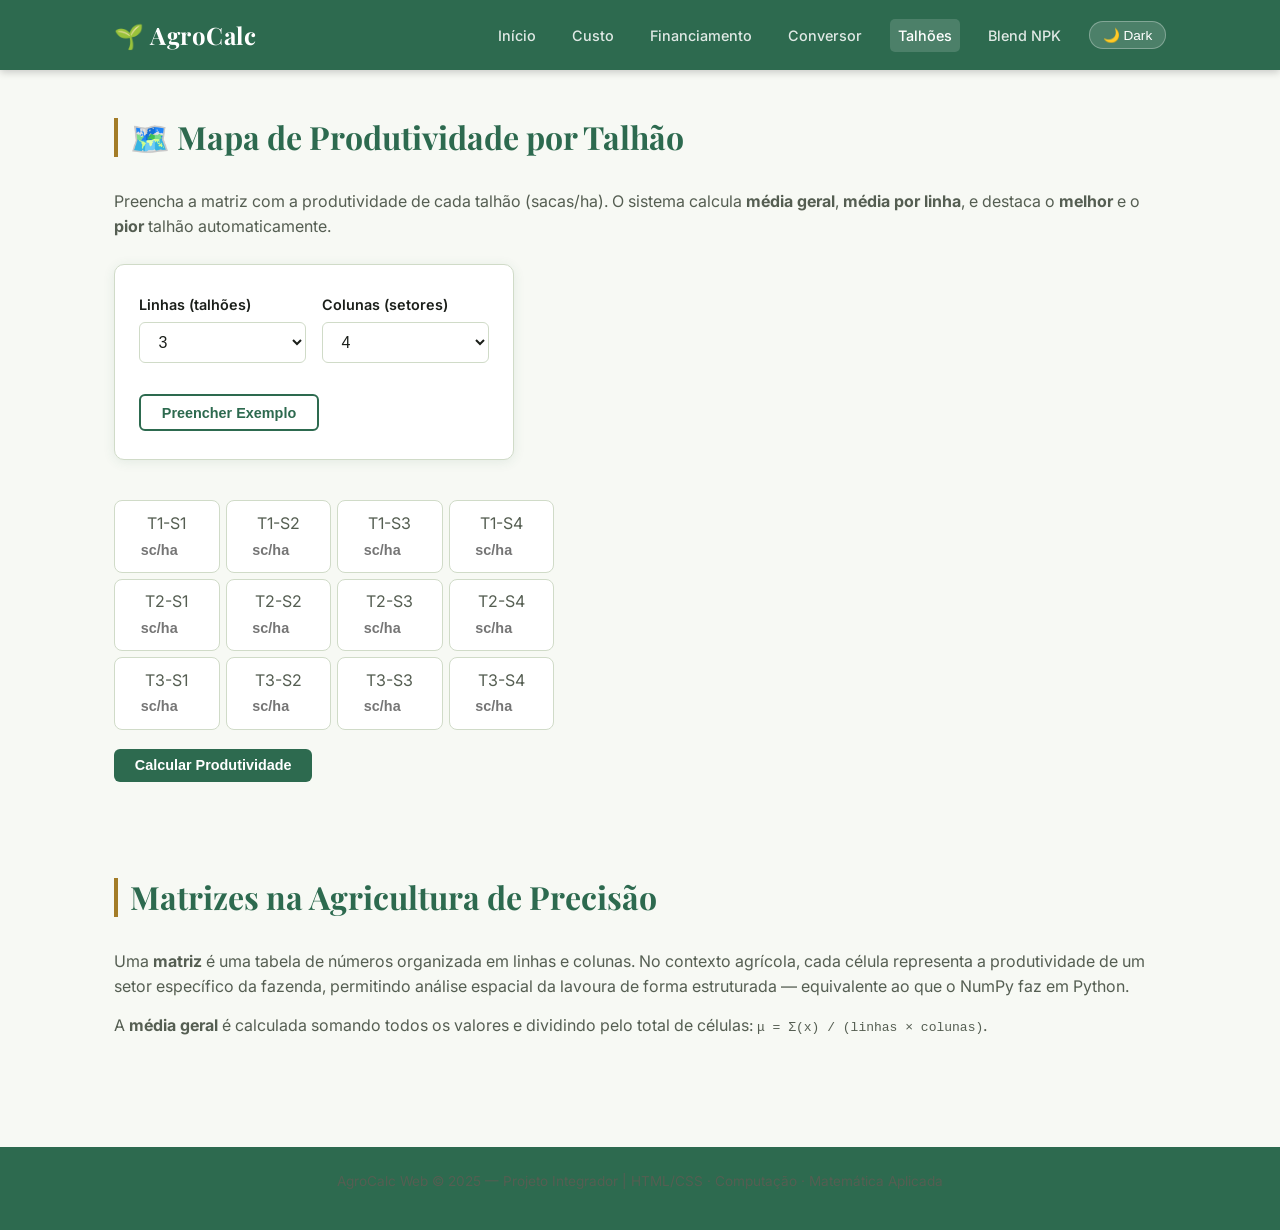
<file: talhoes.html>
<!DOCTYPE html>
<html lang="pt-BR">
<head>
  <meta charset="UTF-8" />
  <meta name="viewport" content="width=device-width, initial-scale=1.0" />
  <title>AgroCalc — Mapa de Talhões</title>
  <link rel="preconnect" href="https://fonts.googleapis.com" />
  <link rel="preconnect" href="https://fonts.gstatic.com" crossorigin />
  <link href="https://fonts.googleapis.com/css2?family=Inter:wght@400;500;600&family=Playfair+Display:wght@700&display=swap" rel="stylesheet" />
  <link rel="stylesheet" href="style.css" />
  <style>
    /* Grade visual da matriz de talhões */
    .matriz-grid {
      display: grid;
      gap: 6px;
      margin-top: 1.5rem;
    }
    .celula-talhao {
      border-radius: 8px;
      display: flex;
      flex-direction: column;
      align-items: center;
      justify-content: center;
      padding: 0.5rem;
      font-size: 0.78rem;
      font-weight: 600;
      cursor: default;
      transition: transform 0.2s;
      min-height: 72px;
      border: 2px solid transparent;
    }
    .celula-talhao:hover { transform: scale(1.05); }
    .celula-talhao .label { font-size: 0.68rem; font-weight: 400; opacity: 0.85; margin-bottom: 2px; }
    .celula-talhao.melhor { border-color: #fff; box-shadow: 0 0 0 3px #2d6a4f; }
    .celula-talhao.pior   { border-color: #fff; box-shadow: 0 0 0 3px #e63946; }

    /* Input dentro da célula editável */
    .celula-input {
      width: 100%;
      background: transparent;
      border: none;
      border-bottom: 1px solid rgba(255,255,255,0.5);
      color: inherit;
      font-size: 0.9rem;
      font-weight: 700;
      text-align: center;
      outline: none;
    }
  </style>
</head>
<body>

  <!-- ========== NAVBAR ========== -->
  <header class="navbar">
    <div class="container">
      <a href="index.html" class="logo">🌱 AgroCalc</a>
      <nav>
        <a href="index.html">Início</a>
        <a href="custo.html">Custo</a>
        <a href="financiamento.html">Financiamento</a>
        <a href="conversor.html">Conversor</a>
        <a href="talhoes.html" class="ativo">Talhões</a>
        <a href="blend.html">Blend NPK</a>
        <button id="btn-dark" onclick="alternarDark()">🌙 Dark</button>
      </nav>
    </div>
  </header>

  <main class="container">
    <section class="secao">
      <h2 class="secao-titulo">🗺️ Mapa de Produtividade por Talhão</h2>
      <p>
        Preencha a matriz com a produtividade de cada talhão (sacas/ha). O sistema calcula
        <strong>média geral</strong>, <strong>média por linha</strong>, e destaca o
        <strong>melhor</strong> e o <strong>pior</strong> talhão automaticamente.
      </p>

      <!-- Configuração da grade -->
      <div class="card-modulo" style="max-width:400px; margin-top:1.5rem;">
        <div style="display:flex; gap:1rem; flex-wrap:wrap;">
          <div class="form-grupo" style="flex:1; min-width:120px;">
            <label for="n-linhas">Linhas (talhões)</label>
            <select id="n-linhas" onchange="gerarMatriz()">
              <option value="2">2</option>
              <option value="3" selected>3</option>
              <option value="4">4</option>
              <option value="5">5</option>
            </select>
          </div>
          <div class="form-grupo" style="flex:1; min-width:120px;">
            <label for="n-cols">Colunas (setores)</label>
            <select id="n-cols" onchange="gerarMatriz()">
              <option value="2">2</option>
              <option value="3">3</option>
              <option value="4" selected>4</option>
              <option value="5">5</option>
            </select>
          </div>
        </div>
        <button class="btn btn-secundario" onclick="preencherExemplo()">Preencher Exemplo</button>
      </div>

      <!-- Grade editável de talhões -->
      <div id="container-matriz" style="max-width:700px; margin-top:1rem; overflow-x:auto;"></div>

      <button class="btn btn-primario" style="margin-top:1.2rem;" onclick="calcularMatriz()">Calcular Produtividade</button>

      <!-- Resultado -->
      <div class="resultado" id="resultado-talhao" style="margin-top:1.5rem;">
        <h3>📊 Análise da Matriz</h3>
        <div class="tabela-wrap" style="margin-top:1rem;">
          <table>
            <thead><tr><th>Indicador</th><th>Valor</th></tr></thead>
            <tbody id="tabela-talhao"></tbody>
          </table>
        </div>

        <!-- Mapa visual colorido por produtividade -->
        <div style="margin-top:1.5rem;">
          <h3>🎨 Mapa de Calor</h3>
          <p style="font-size:0.85rem;">Verde escuro = alta produtividade · Vermelho = baixa produtividade</p>
          <div id="mapa-calor" class="matriz-grid" style="margin-top:1rem;"></div>
          <div style="margin-top:0.8rem; display:flex; gap:1rem; font-size:0.8rem; flex-wrap:wrap;">
            <span>🟩 Melhor talhão</span>
            <span>🟥 Pior talhão</span>
          </div>
        </div>

        <!-- Médias por linha -->
        <div style="margin-top:1.5rem;">
          <h3>📋 Média por Linha de Talhão</h3>
          <div class="tabela-wrap" style="margin-top:1rem;">
            <table>
              <thead><tr><th>Linha</th><th>Média (sc/ha)</th><th>Status</th></tr></thead>
              <tbody id="tabela-linhas"></tbody>
            </table>
          </div>
        </div>
      </div>
    </section>

    <!-- Explicação sobre matrizes -->
    <section class="secao">
      <h2 class="secao-titulo">Matrizes na Agricultura de Precisão</h2>
      <p>
        Uma <strong>matriz</strong> é uma tabela de números organizada em linhas e colunas.
        No contexto agrícola, cada célula representa a produtividade de um setor específico da fazenda,
        permitindo análise espacial da lavoura de forma estruturada — equivalente ao que o NumPy faz em Python.
      </p>
      <p>
        A <strong>média geral</strong> é calculada somando todos os valores e dividindo pelo total de células:
        <code>μ = Σ(x) / (linhas × colunas)</code>.
      </p>
    </section>
  </main>

  <footer>
    <div class="container">
      <p>AgroCalc Web &copy; 2025 — Projeto Integrador | HTML/CSS · Computação · Matemática Aplicada</p>
    </div>
  </footer>

  <script>
    // --- Dark mode persistente ---
    if (localStorage.getItem('dark') === 'true') {
      document.body.classList.add('dark');
      document.getElementById('btn-dark').textContent = '☀️ Light';
    }
    function alternarDark() {
      const ativo = document.body.classList.toggle('dark');
      document.getElementById('btn-dark').textContent = ativo ? '☀️ Light' : '🌙 Dark';
      localStorage.setItem('dark', ativo);
    }

    // --- Gera a grade de inputs editáveis ---
    function gerarMatriz() {
      const linhas = parseInt(document.getElementById('n-linhas').value);
      const cols   = parseInt(document.getElementById('n-cols').value);
      const cont   = document.getElementById('container-matriz');

      // Cria grid CSS com N colunas
      cont.innerHTML = `<div class="matriz-grid" id="grade-inputs"
        style="grid-template-columns: repeat(${cols}, 1fr); max-width:${cols * 110}px;">`;

      const grade = document.getElementById('grade-inputs');

      // Cria um input para cada célula da matriz
      for (let i = 0; i < linhas; i++) {
        for (let j = 0; j < cols; j++) {
          const div = document.createElement('div');
          div.style.cssText = `
            background: var(--fundo-card); border: 1px solid var(--borda);
            border-radius: 8px; padding: 0.6rem; text-align: center;
          `;
          div.innerHTML = `
            <div class="label" style="color:var(--texto-secundario);">T${i+1}-S${j+1}</div>
            <input type="number" class="celula-input" id="cel-${i}-${j}"
              placeholder="sc/ha" min="0" step="0.1"
              style="color:var(--texto); margin-top:4px;" />
          `;
          grade.appendChild(div);
        }
      }
    }

    // --- Preenche com valores de exemplo ---
    function preencherExemplo() {
      const linhas = parseInt(document.getElementById('n-linhas').value);
      const cols   = parseInt(document.getElementById('n-cols').value);
      // Valores de exemplo variados para demonstração
      const exemplo = [
        [58, 62, 55, 70],
        [45, 68, 72, 60],
        [80, 53, 48, 65],
        [61, 74, 58, 77],
        [50, 66, 71, 59],
      ];
      for (let i = 0; i < linhas; i++) {
        for (let j = 0; j < cols; j++) {
          const el = document.getElementById(`cel-${i}-${j}`);
          if (el) el.value = exemplo[i]?.[j] ?? 60;
        }
      }
    }

    // --- Calcula estatísticas da matriz ---
    function calcularMatriz() {
      const linhas = parseInt(document.getElementById('n-linhas').value);
      const cols   = parseInt(document.getElementById('n-cols').value);

      // Lê todos os valores da matriz
      const matriz = [];
      for (let i = 0; i < linhas; i++) {
        const linha = [];
        for (let j = 0; j < cols; j++) {
          const val = parseFloat(document.getElementById(`cel-${i}-${j}`)?.value) || 0;
          linha.push(val);
        }
        matriz.push(linha);
      }

      // Achata a matriz para calcular stats globais
      const todos   = matriz.flat();
      const soma    = todos.reduce((a, b) => a + b, 0);
      const media   = soma / todos.length;
      const maximo  = Math.max(...todos);
      const minimo  = Math.min(...todos);

      // Encontra posição do melhor e pior talhão
      let posMelhor = { i: 0, j: 0 };
      let posPior   = { i: 0, j: 0 };
      for (let i = 0; i < linhas; i++) {
        for (let j = 0; j < cols; j++) {
          if (matriz[i][j] === maximo) posMelhor = { i, j };
          if (matriz[i][j] === minimo) posPior   = { i, j };
        }
      }

      // Tabela de resumo geral
      document.getElementById('tabela-talhao').innerHTML = `
        <tr><td>Total de Talhões</td><td>${todos.length}</td></tr>
        <tr><td>Média Geral</td><td><strong>${media.toFixed(2)} sc/ha</strong></td></tr>
        <tr><td>Maior Produtividade</td><td style="color:var(--verde-claro)">${maximo} sc/ha — T${posMelhor.i+1}-S${posMelhor.j+1}</td></tr>
        <tr><td>Menor Produtividade</td><td style="color:#e63946">${minimo} sc/ha — T${posPior.i+1}-S${posPior.j+1}</td></tr>
        <tr><td>Amplitude</td><td>${(maximo - minimo).toFixed(2)} sc/ha</td></tr>
        <tr><td>Produção Total (se 1 ha cada)</td><td>${soma.toFixed(1)} sacas</td></tr>
      `;

      // Mapa de calor: cor proporcional ao valor (vermelho→amarelo→verde)
      const mapaDiv = document.getElementById('mapa-calor');
      mapaDiv.style.gridTemplateColumns = `repeat(${cols}, 1fr)`;
      mapaDiv.innerHTML = '';

      for (let i = 0; i < linhas; i++) {
        for (let j = 0; j < cols; j++) {
          const val = matriz[i][j];
          // Normaliza entre 0 e 1 para calcular a cor
          const norm = maximo === minimo ? 0.5 : (val - minimo) / (maximo - minimo);
          const cor  = lerp_cor(norm); // vermelho→verde

          const isMelhor = (i === posMelhor.i && j === posMelhor.j);
          const isPior   = (i === posPior.i   && j === posPior.j);

          const cel = document.createElement('div');
          cel.className = `celula-talhao${isMelhor ? ' melhor' : ''}${isPior ? ' pior' : ''}`;
          cel.style.background = cor;
          cel.style.color = norm > 0.4 ? '#fff' : '#222';
          cel.innerHTML = `
            <span class="label">T${i+1}-S${j+1}</span>
            <span style="font-size:1rem;">${val}</span>
            <span class="label">sc/ha</span>
            ${isMelhor ? '<span>⭐</span>' : ''}
            ${isPior   ? '<span>⚠️</span>' : ''}
          `;
          mapaDiv.appendChild(cel);
        }
      }

      // Médias por linha
      let linhasHTML = '';
      for (let i = 0; i < linhas; i++) {
        const somaLinha  = matriz[i].reduce((a, b) => a + b, 0);
        const mediaLinha = somaLinha / cols;
        const status = mediaLinha >= media
          ? `<span style="color:var(--verde-claro)">▲ Acima da média</span>`
          : `<span style="color:#e63946">▼ Abaixo da média</span>`;
        linhasHTML += `<tr><td>Linha ${i+1}</td><td>${mediaLinha.toFixed(2)}</td><td>${status}</td></tr>`;
      }
      document.getElementById('tabela-linhas').innerHTML = linhasHTML;

      document.getElementById('resultado-talhao').classList.add('visivel');
    }

    // Interpola entre vermelho (#e63946) → amarelo (#a37c27) → verde (#2d6a4f)
    function lerp_cor(t) {
      if (t < 0.5) {
        // vermelho → amarelo
        const r = Math.round(230 + (163 - 230) * (t / 0.5));
        const g = Math.round(57  + (124 - 57)  * (t / 0.5));
        const b = Math.round(70  + (39  - 70)  * (t / 0.5));
        return `rgb(${r},${g},${b})`;
      } else {
        // amarelo → verde
        const t2 = (t - 0.5) / 0.5;
        const r  = Math.round(163 + (45  - 163) * t2);
        const g  = Math.round(124 + (106 - 124) * t2);
        const b  = Math.round(39  + (79  - 39)  * t2);
        return `rgb(${r},${g},${b})`;
      }
    }

    // Inicializa a matriz ao carregar
    gerarMatriz();
  </script>

</body>
</html>
</file>
<file: style.css>
/* ============================================
   AgroCalc Web - Folha de Estilos Principal
   Projeto Integrador - HTML/CSS + Computação + Matemática
   ============================================ */

/* --- Variáveis de Tema (Light e Dark Mode) --- */
:root {
  --verde-campo: #2d6a4f;      /* cor primária - verde agro */
  --verde-claro: #52b788;      /* hover e destaques */
  --terra: #a37c27;            /* acento terroso/dourado */
  --fundo: #f7f9f4;            /* fundo geral claro */
  --fundo-card: #ffffff;
  --texto: #1b1f1a;
  --texto-secundario: #555e52;
  --borda: #d0dbc8;
  --sombra: 0 2px 12px rgba(45,106,79,0.10);
  --radius: 10px;
  --fonte-display: 'Playfair Display', serif;  /* títulos */
  --fonte-corpo: 'Inter', sans-serif;          /* corpo e UI */
  --transicao: 0.25s ease;
}

/* Dark mode: ativa via classe .dark no <body> */
body.dark {
  --fundo: #141a12;
  --fundo-card: #1e2a1b;
  --texto: #e8f0e4;
  --texto-secundario: #9db898;
  --borda: #2d3d2a;
  --sombra: 0 2px 12px rgba(0,0,0,0.40);
}

/* --- Reset e Base --- */
*, *::before, *::after {
  box-sizing: border-box;
  margin: 0;
  padding: 0;
}

html { scroll-behavior: smooth; }

body {
  font-family: var(--fonte-corpo);
  background-color: var(--fundo);
  color: var(--texto);
  line-height: 1.6;
  transition: background-color var(--transicao), color var(--transicao);
}

a {
  color: var(--verde-campo);
  text-decoration: none;
  transition: color var(--transicao);
}
a:hover { color: var(--verde-claro); }

/* --- Tipografia --- */
h1, h2, h3 {
  font-family: var(--fonte-display);
  color: var(--verde-campo);
  line-height: 1.2;
}
h1 { font-size: clamp(2rem, 5vw, 3.2rem); }
h2 { font-size: clamp(1.4rem, 3vw, 2rem); margin-bottom: 1rem; }
h3 { font-size: 1.2rem; }

p { margin-bottom: 0.8rem; color: var(--texto-secundario); }

/* --- Layout Principal --- */
.container {
  max-width: 1100px;
  margin: 0 auto;
  padding: 0 1.5rem;
}

/* --- Navbar --- */
.navbar {
  background-color: var(--verde-campo);
  padding: 1rem 0;
  position: sticky;
  top: 0;
  z-index: 100;
  box-shadow: 0 2px 8px rgba(0,0,0,0.2);
}

.navbar .container {
  display: flex;
  align-items: center;
  justify-content: space-between;
  flex-wrap: wrap;
  gap: 0.75rem;
}

.navbar .logo {
  font-family: var(--fonte-display);
  font-size: 1.5rem;
  color: #fff;
  font-weight: 700;
  letter-spacing: 0.5px;
}

.navbar nav {
  display: flex;
  gap: 1.25rem;
  flex-wrap: wrap;
  align-items: center;
}

.navbar nav a {
  color: rgba(255,255,255,0.85);
  font-size: 0.9rem;
  font-weight: 500;
  padding: 0.3rem 0.5rem;
  border-radius: 5px;
  transition: background var(--transicao), color var(--transicao);
}
.navbar nav a:hover,
.navbar nav a.ativo {
  background: rgba(255,255,255,0.15);
  color: #fff;
}

/* Botão Dark Mode */
#btn-dark {
  background: rgba(255,255,255,0.15);
  border: 1px solid rgba(255,255,255,0.3);
  color: #fff;
  padding: 0.3rem 0.8rem;
  border-radius: 20px;
  cursor: pointer;
  font-size: 0.85rem;
  transition: background var(--transicao);
}
#btn-dark:hover { background: rgba(255,255,255,0.25); }

/* --- Hero (Painel Principal) --- */
.hero {
  padding: 4rem 0 3rem;
  text-align: center;
  background: linear-gradient(135deg, var(--verde-campo) 0%, #1b4332 100%);
  color: #fff;
}
.hero h1 { color: #fff; margin-bottom: 0.75rem; }
.hero p  { color: rgba(255,255,255,0.8); font-size: 1.1rem; max-width: 600px; margin: 0 auto 2rem; }

/* --- Grid de Módulos (cards na home) --- */
.grid-modulos {
  display: grid;
  grid-template-columns: repeat(auto-fit, minmax(260px, 1fr));
  gap: 1.5rem;
  padding: 3rem 0;
}

.card-modulo {
  background: var(--fundo-card);
  border: 1px solid var(--borda);
  border-radius: var(--radius);
  padding: 1.75rem 1.5rem;
  box-shadow: var(--sombra);
  transition: transform var(--transicao), box-shadow var(--transicao);
  display: flex;
  flex-direction: column;
  gap: 0.75rem;
}
.card-modulo:hover {
  transform: translateY(-4px);
  box-shadow: 0 8px 24px rgba(45,106,79,0.15);
}
.card-modulo .icone {
  font-size: 2rem;
  line-height: 1;
}
.card-modulo h3 { color: var(--verde-campo); }
.card-modulo p  { font-size: 0.9rem; flex: 1; }
.card-modulo .btn { align-self: flex-start; }

/* --- Botões --- */
.btn {
  display: inline-block;
  padding: 0.55rem 1.3rem;
  border-radius: 6px;
  font-weight: 600;
  font-size: 0.9rem;
  cursor: pointer;
  border: none;
  transition: background var(--transicao), transform var(--transicao);
}
.btn-primario {
  background: var(--verde-campo);
  color: #fff;
}
.btn-primario:hover {
  background: var(--verde-claro);
  color: #fff;
  transform: translateY(-1px);
}
.btn-secundario {
  background: transparent;
  color: var(--verde-campo);
  border: 2px solid var(--verde-campo);
}
.btn-secundario:hover {
  background: var(--verde-campo);
  color: #fff;
}

/* --- Seção de Conteúdo Geral --- */
.secao {
  padding: 3rem 0;
}
.secao-titulo {
  border-left: 4px solid var(--terra);
  padding-left: 0.75rem;
  margin-bottom: 2rem;
}

/* --- Formulários --- */
.form-grupo {
  display: flex;
  flex-direction: column;
  gap: 0.4rem;
  margin-bottom: 1.2rem;
}
.form-grupo label {
  font-size: 0.9rem;
  font-weight: 600;
  color: var(--texto);
}
.form-grupo input,
.form-grupo select {
  padding: 0.6rem 0.9rem;
  border: 1px solid var(--borda);
  border-radius: 6px;
  background: var(--fundo-card);
  color: var(--texto);
  font-size: 1rem;
  transition: border-color var(--transicao);
}
.form-grupo input:focus,
.form-grupo select:focus {
  outline: none;
  border-color: var(--verde-claro);
}

/* --- Caixa de Resultado --- */
.resultado {
  background: var(--fundo-card);
  border: 1px solid var(--borda);
  border-left: 4px solid var(--verde-claro);
  border-radius: var(--radius);
  padding: 1.25rem 1.5rem;
  margin-top: 1.5rem;
  display: none; /* visível via JS após cálculo */
}
.resultado.visivel { display: block; }
.resultado h3 { margin-bottom: 0.5rem; }

/* --- Tabela --- */
.tabela-wrap { overflow-x: auto; }
table {
  width: 100%;
  border-collapse: collapse;
  font-size: 0.9rem;
}
th {
  background: var(--verde-campo);
  color: #fff;
  padding: 0.7rem 1rem;
  text-align: left;
}
td {
  padding: 0.6rem 1rem;
  border-bottom: 1px solid var(--borda);
  color: var(--texto);
}
tr:nth-child(even) td { background: rgba(82,183,136,0.06); }

/* --- Linha do Tempo --- */
.timeline {
  position: relative;
  padding-left: 2rem;
  border-left: 3px solid var(--verde-claro);
}
.timeline-item {
  position: relative;
  margin-bottom: 2rem;
}
.timeline-item::before {
  content: '';
  position: absolute;
  left: -2.45rem;
  top: 0.35rem;
  width: 12px;
  height: 12px;
  border-radius: 50%;
  background: var(--terra);
  border: 2px solid var(--fundo);
}
.timeline-item .ano {
  font-size: 0.8rem;
  font-weight: 700;
  color: var(--terra);
  text-transform: uppercase;
  letter-spacing: 1px;
}
.timeline-item h3 { margin: 0.2rem 0; }

/* --- Glossário --- */
.glossario dt {
  font-weight: 700;
  color: var(--verde-campo);
  margin-top: 1rem;
}
.glossario dd {
  margin-left: 1rem;
  font-size: 0.95rem;
  color: var(--texto-secundario);
}

/* --- Footer --- */
footer {
  background: var(--verde-campo);
  color: rgba(255,255,255,0.75);
  text-align: center;
  padding: 1.5rem 0;
  font-size: 0.85rem;
  margin-top: 3rem;
}

/* --- Animações de entrada --- */
@keyframes fadeUp {
  from { opacity: 0; transform: translateY(20px); }
  to   { opacity: 1; transform: translateY(0); }
}
.anima { animation: fadeUp 0.5s ease forwards; }

/* --- Responsivo --- */
@media (max-width: 600px) {
  .navbar .container { flex-direction: column; align-items: flex-start; }
  .hero { padding: 2.5rem 0 2rem; }
  .grid-modulos { grid-template-columns: 1fr; }
}

/* Acessibilidade: respeita preferência de movimento reduzido */
@media (prefers-reduced-motion: reduce) {
  *, *::before, *::after { animation: none !important; transition: none !important; }
}
</file>
